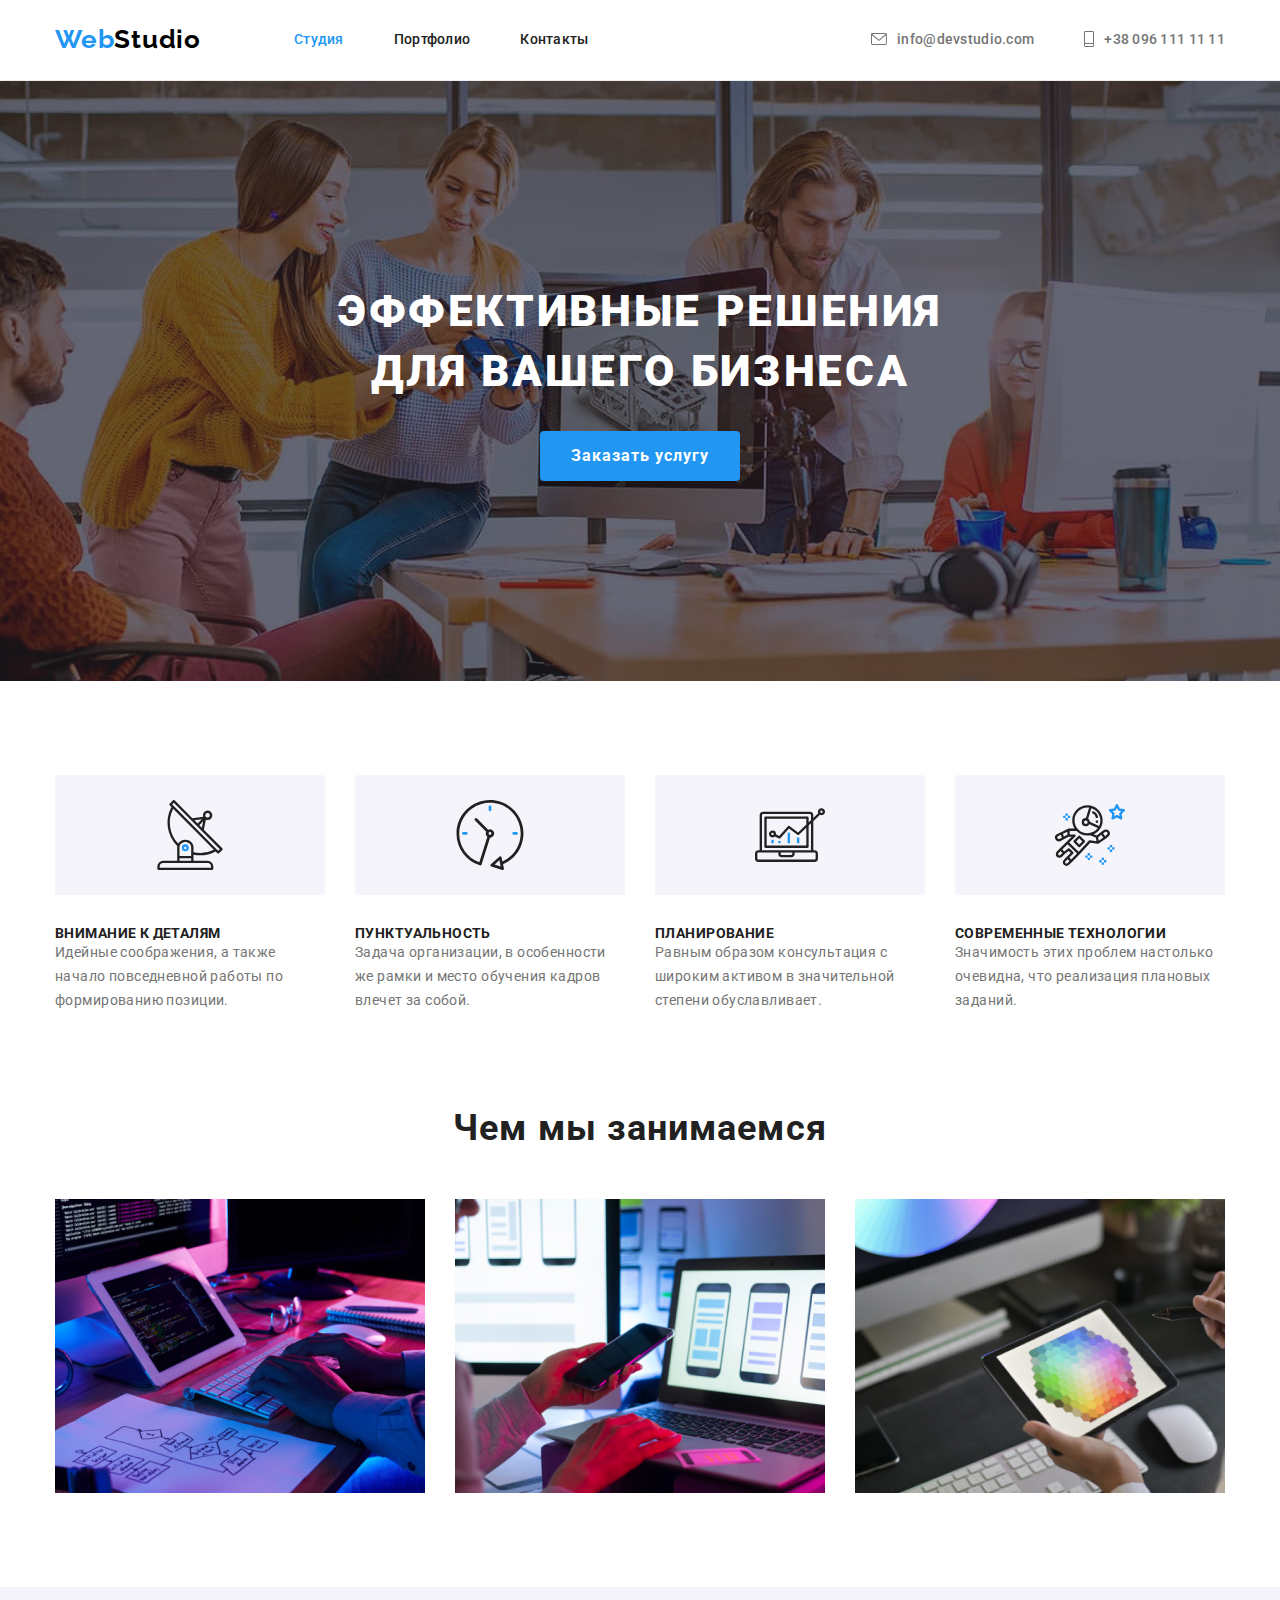
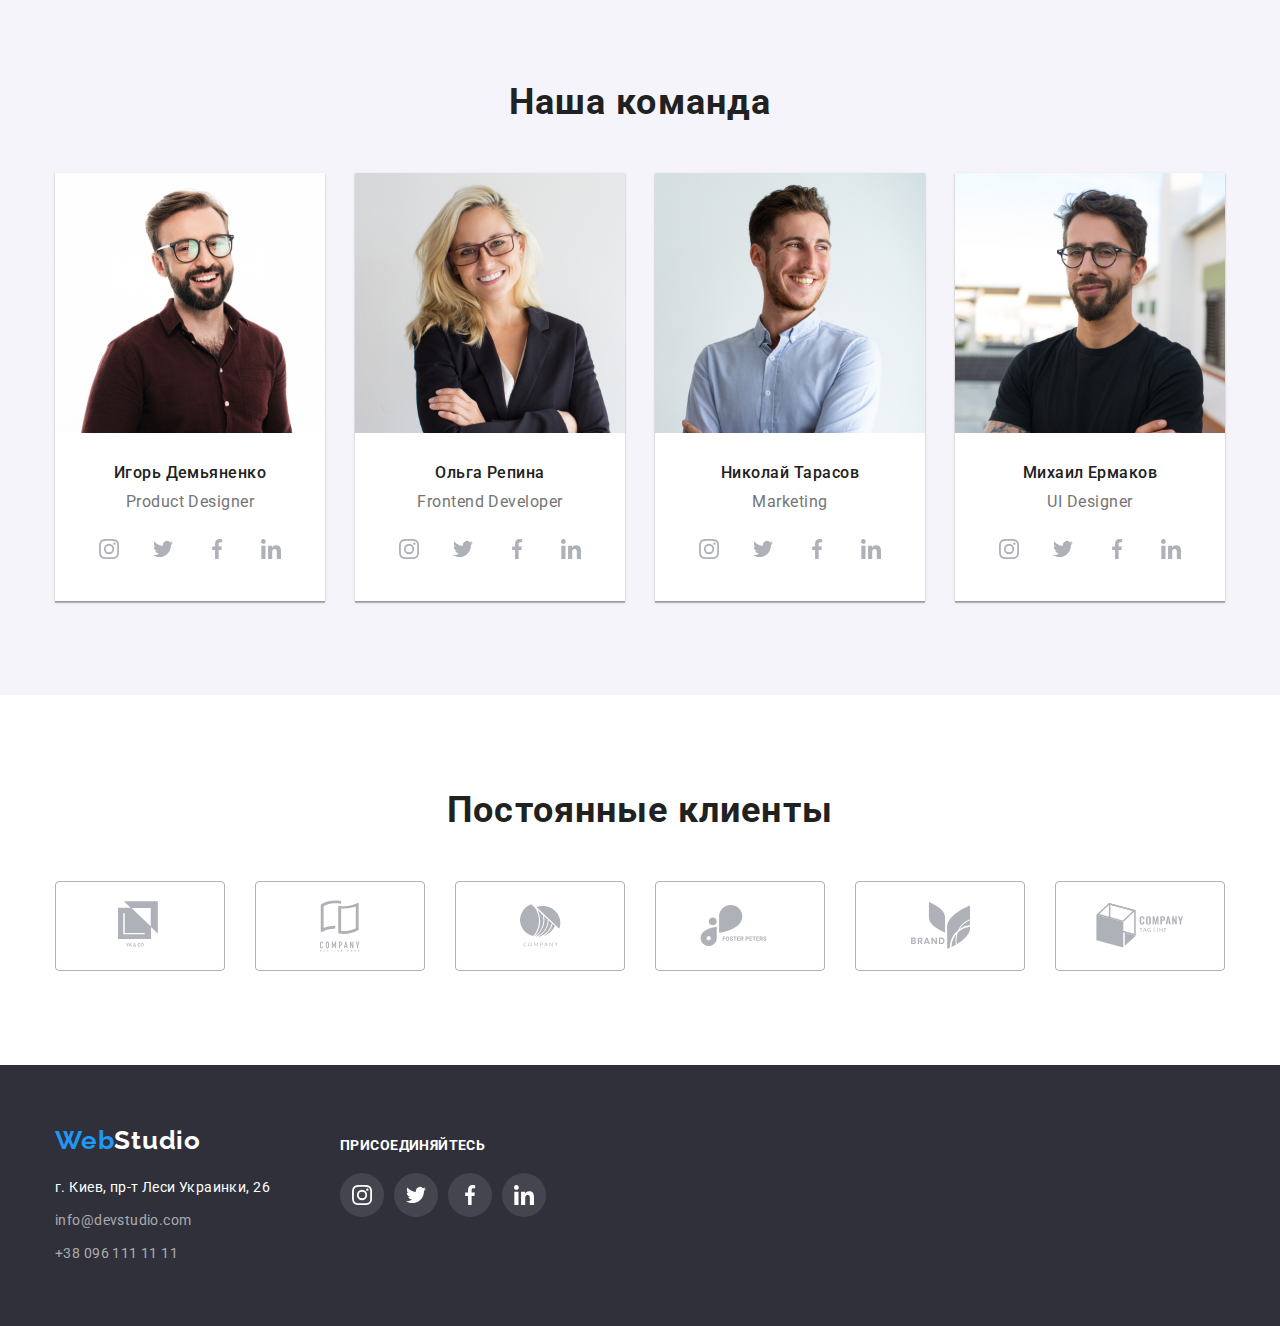
<file: index.html>
<!DOCTYPE html>
<html lang="ru">
  <head>
    <meta charset="UTF-8" />
    <meta name="viewport" content="width=device-width, initial-scale=1.0" />
    <title>Главная</title>
    <link rel="stylesheet" href="https://cdnjs.cloudflare.com/ajax/libs/modern-normalize/1.0.0/modern-normalize.css" />
    <link
      href="https://fonts.googleapis.com/css2?family=Raleway:wght@700&family=Roboto:wght@400;500;700;900&display=swap"
      rel="stylesheet"
    />
    <link rel="stylesheet" href="./css/styles.css" />
  </head>

  <body>
    <!--HEADER-->

    <header class="page-header">
      <div class="container">
        <nav class="navigation">
          <a class="logo link logo-light-theme" href="./index.html" aria-label="логотип Веб Студии">
            <span class="logo-web">Web</span><span class="logo-studio-dark">Studio</span>
          </a>
        </nav>

        <nav class="navigation">
          <ul class="navigation-list list">
            <li class="navigation-list-item">
              <a class="navigation-list-link link link-current" href="./index.html"> Студия</a>
            </li>
            <li class="navigation-list-item">
              <a class="navigation-list-link link" href="./portfolio.html">Портфолио</a>
            </li>
            <li class="navigation-list-item">
              <a class="navigation-list-link link" href="">Контакты</a>
            </li>
          </ul>
        </nav>

        <address class="address">
          <ul class="address-list list">
            <li class="address-list-item">
              <a class="address-list-link link address-light-theme" href="mailto:info@devstudio.com">
                <svg class="contacts-icon mail-icon">
                  <use href="./images/symbol-defs.svg#icon-mail"></use>
                </svg>
                info@devstudio.com
              </a>
            </li>
            <li class="address-list-item">
              <a class="address-list-link link address-light-theme" href="tel:+380961111111">
                <svg class="contacts-icon phone-icon">
                  <use href="./images/symbol-defs.svg#icon-phone"></use>
                </svg>
                +38 096 111 11 11
              </a>
            </li>
          </ul>
        </address>
      </div>
    </header>

    <main>
      <!--HERO-->

      <section class="hero">
        <h1 class="hero-title">Эффективные решения для вашего бизнеса</h1>

        <button class="modal-button" type="button">Заказать услугу</button>
      </section>

      <!--ADVANTAGES-->

      <section class="advantages">
        <h2 hidden>Advantages</h2>

        <ul class="advantages-list list container">
          <li class="advantages-list-item">
            <h3 class="advantages-list-title details">Внимание к деталям</h3>
            <p class="advantages-list-description">
              Идейные соображения, а также начало повседневной работы по формированию позиции.
            </p>
          </li>

          <li class="advantages-list-item">
            <h3 class="advantages-list-title punctuality">Пунктуальность</h3>
            <p class="advantages-list-description">
              Задача организации, в особенности же рамки и место обучения кадров влечет за собой.
            </p>
          </li>

          <li class="advantages-list-item">
            <h3 class="advantages-list-title planning">Планирование</h3>
            <p class="advantages-list-description">
              Равным образом консультация с широким активом в значительной степени обуславливает.
            </p>
          </li>

          <li class="advantages-list-item">
            <h3 class="advantages-list-title technologies">Современные технологии</h3>
            <p class="advantages-list-description">
              Значимость этих проблем настолько очевидна, что реализация плановых заданий.
            </p>
          </li>
        </ul>
      </section>

      <!--WORK EXAMPLES-->

      <section class="gallery">
        <h2 class="title">Чем мы занимаемся</h2>

        <ul class="gallery-list list container">
          <li class="gallery-list-item">
            <img
              class="gallery-img"
              src="./images/works/work_1.jpg"
              alt="человек печатает на клавиатуре"
              width="370"
              height="294"
            />
          </li>

          <li class="gallery-list-item">
            <img
              class="gallery-img"
              src="./images/works/work_2.jpg"
              alt="человек работает за ноутбуком с телефоном"
              width="370"
              height="294"
            />
          </li>

          <li class="gallery-list-item">
            <img
              class="gallery-img"
              src="./images/works/work_3.jpg"
              alt=" человек работает на айпаде"
              width="370"
              height="294"
            />
          </li>
        </ul>
      </section>

      <!--TEAM-->

      <section class="staff">
        <h2 class="title">Наша команда</h2>

        <ul class="staff-list list container">
          <li class="staff-list-item">
            <div class="product-designer">
              <img class="staff-photo" src="./images/team/team_1.jpg" alt="Игорь Демьяненко" width="270" height="260" />
              <h3 class="staff-name">Игорь Демьяненко</h3>
              <p lang="en" class="staff-proffession">Product Designer</p>
            </div>

            <ul class="social-media list">
              <li>
                <a class="social-media-link link" href="">
                  <svg class="social-media-icons insta">
                    <use href="./images/symbol-defs.svg#icon-instagram"></use>
                  </svg>
                </a>
              </li>
              <li>
                <a class="social-media-link link" href="">
                  <svg class="social-media-icons twitter">
                    <use href="./images/symbol-defs.svg#icon-twitter"></use>
                  </svg>
                </a>
              </li>
              <li>
                <a class="social-media-link link" href="">
                  <svg class="social-media-icons fb">
                    <use href="./images/symbol-defs.svg#icon-facebook"></use>
                  </svg>
                </a>
              </li>
              <li>
                <a class="social-media-link link" href="">
                  <svg class="social-media-icons linkedin">
                    <use href="./images/symbol-defs.svg#icon-linkedin"></use>
                  </svg>
                </a>
              </li>
            </ul>
          </li>

          <li class="staff-list-item">
            <div class="frontennd-developer">
              <img class="staff-photo" src="./images/team/team_2.jpg" alt="Ольга Репина" width="270" height="260" />
              <h3 class="staff-name">Ольга Репина</h3>
              <p lang="en" class="staff-proffession">Frontend Developer</p>
            </div>
            <ul class="social-media list">
              <li class="social-media-item">
                <a class="social-media-link link" href="">
                  <svg class="social-media-icons insta">
                    <use href="./images/symbol-defs.svg#icon-instagram"></use>
                  </svg>
                </a>
              </li>
              <li class="social-media-item">
                <a class="social-media-link link" href="">
                  <svg class="social-media-icons twitter">
                    <use href="./images/symbol-defs.svg#icon-twitter"></use>
                  </svg>
                </a>
              </li>
              <li class="social-media-item">
                <a class="social-media-link link" href="">
                  <svg class="social-media-icons fb">
                    <use href="./images/symbol-defs.svg#icon-facebook"></use>
                  </svg>
                </a>
              </li>
              <li class="social-media-item">
                <a class="social-media-link link" href="">
                  <svg class="social-media-icons linkedin">
                    <use href="./images/symbol-defs.svg#icon-linkedin"></use>
                  </svg>
                </a>
              </li>
            </ul>
          </li>

          <li class="staff-list-item">
            <div class="marketing">
              <img class="staff-photo" src="./images/team/team_3.jpg" alt="Николай Тарасов" width="270" height="260" />
              <h3 class="staff-name">Николай Тарасов</h3>
              <p lang="en" class="staff-proffession">Marketing</p>
            </div>
            <ul class="social-media list">
              <li>
                <a class="social-media-link link" href="">
                  <svg class="social-media-icons insta">
                    <use href="./images/symbol-defs.svg#icon-instagram"></use>
                  </svg>
                </a>
              </li>
              <li>
                <a class="social-media-link link" href="">
                  <svg class="social-media-icons twitter">
                    <use href="./images/symbol-defs.svg#icon-twitter"></use>
                  </svg>
                </a>
              </li>
              <li>
                <a class="social-media-link link" href="">
                  <svg class="social-media-icons fb">
                    <use href="./images/symbol-defs.svg#icon-facebook"></use>
                  </svg>
                </a>
              </li>
              <li>
                <a class="social-media-link link" href="">
                  <svg class="social-media-icons linkedin">
                    <use href="./images/symbol-defs.svg#icon-linkedin"></use>
                  </svg>
                </a>
              </li>
            </ul>
          </li>

          <li class="staff-list-item">
            <div class="ui-designer">
              <img class="staff-photo" src="./images/team/team_4.jpg" alt="Михаил Ермаков" width="270" height="260" />
              <h3 class="staff-name">Михаил Ермаков</h3>
              <p lang="en" class="staff-proffession">UI Designer</p>
            </div>
            <ul class="social-media list">
              <li>
                <a class="social-media-link link" href="">
                  <svg class="social-media-icons insta">
                    <use href="./images/symbol-defs.svg#icon-instagram"></use>
                  </svg>
                </a>
              </li>
              <li>
                <a class="social-media-link link" href="">
                  <svg class="social-media-icons twitter">
                    <use href="./images/symbol-defs.svg#icon-twitter"></use>
                  </svg>
                </a>
              </li>
              <li>
                <a class="social-media-link link" href="">
                  <svg class="social-media-icons fb">
                    <use href="./images/symbol-defs.svg#icon-facebook"></use>
                  </svg>
                </a>
              </li>
              <li>
                <a class="social-media-link link" href="">
                  <svg class="social-media-icons linkedin">
                    <use href="./images/symbol-defs.svg#icon-linkedin"></use>
                  </svg>
                </a>
              </li>
            </ul>
          </li>
        </ul>
      </section>

      <!-- CLIENTS -->

      <section class="clients">
        <h2 class="title">Постоянные клиенты</h2>

        <ul class="clients-list list container">
          <li class="clients-list-item">
            <a class="clients-list-link link" href="">
              <svg class="clients-logo logo-1">
                <use href="./images/symbol-defs.svg#icon-logo-1"></use>
              </svg>
            </a>
          </li>

          <li class="clients-list-item">
            <a class="clients-list-link link" href="">
              <svg class="clients-logo logo-2">
                <use href="./images/symbol-defs.svg#icon-logo-2"></use>
              </svg>
            </a>
          </li>

          <li class="clients-list-item">
            <a class="clients-list-link link" href="">
              <svg class="clients-logo logo-3">
                <use href="./images/symbol-defs.svg#icon-logo-3"></use>
              </svg>
            </a>
          </li>

          <li class="clients-list-item">
            <a class="clients-list-link link" href="">
              <svg class="clients-logo logo-4">
                <use href="./images/symbol-defs.svg#icon-logo-4"></use>
              </svg>
            </a>
          </li>

          <li class="clients-list-item">
            <a class="clients-list-link link" href="">
              <svg class="clients-logo logo-5">
                <use href="./images/symbol-defs.svg#icon-logo-5"></use>
              </svg>
            </a>
          </li>

          <li class="clients-list-item">
            <a class="clients-list-link link" href="">
              <svg class="clients-logo logo-6">
                <use href="./images/symbol-defs.svg#icon-logo-6"></use>
              </svg>
            </a>
          </li>
        </ul>
      </section>
    </main>

    <!--FOOTER-->

    <footer class="footer">
      <section class="footer-container">
        <h2 hidden>Adress</h2>

        <div class="container">
          <div class="footer-nav">
            <nav class="navigation">
              <a class="logo link" href="./index.html" aria-label="логотип Веб Студии"
                ><span class="logo-web">Web</span><span class="logo-studio-light">Studio</span></a
              >
            </nav>

            <address class="address">
              <ul class="address-list list">
                <li class="address-list-item">
                  <a
                    class="address-list-link link location"
                    href="https://goo.gl/maps/hSvquqhqqcb26WJL9"
                    target="_blank"
                    >г. Киев, пр-т Леси Украинки, 26
                  </a>
                </li>
                <li class="address-list-item">
                  <a class="address-list-link link address-dark-theme" href="mailto:info@devstudio.com">
                    info@devstudio.com</a
                  >
                </li>
                <li class="address-list-item">
                  <a class="address-list-link link address-dark-theme" href="tel:+380961111111">+38 096 111 11 11</a>
                </li>
              </ul>
            </address>
          </div>

          <div class="social">
            <h2 class="title">ПРИСОЕДИНЯЙТЕСЬ</h2>

            <ul class="social-media list">
              <li class="social-media-item">
                <a class="social-media-link link" href="">
                  <svg class="social-media-icons insta">
                    <use href="./images/symbol-defs.svg#icon-instagram"></use>
                  </svg>
                </a>
              </li>

              <li class="social-media-item">
                <a class="social-media-link link" href="">
                  <svg class="social-media-icons twitter">
                    <use href="./images/symbol-defs.svg#icon-twitter"></use>
                  </svg>
                </a>
              </li>

              <li class="social-media-item">
                <a class="social-media-link link" href="">
                  <svg class="social-media-icons fb">
                    <use href="./images/symbol-defs.svg#icon-facebook"></use>
                  </svg>
                </a>
              </li>

              <li class="social-media-item">
                <a class="social-media-link link" href="">
                  <svg class="social-media-icons linkedin">
                    <use href="./images/symbol-defs.svg#icon-linkedin"></use>
                  </svg>
                </a>
              </li>
            </ul>
          </div>
        </div>
      </section>
    </footer>
  </body>
</html>
</file>
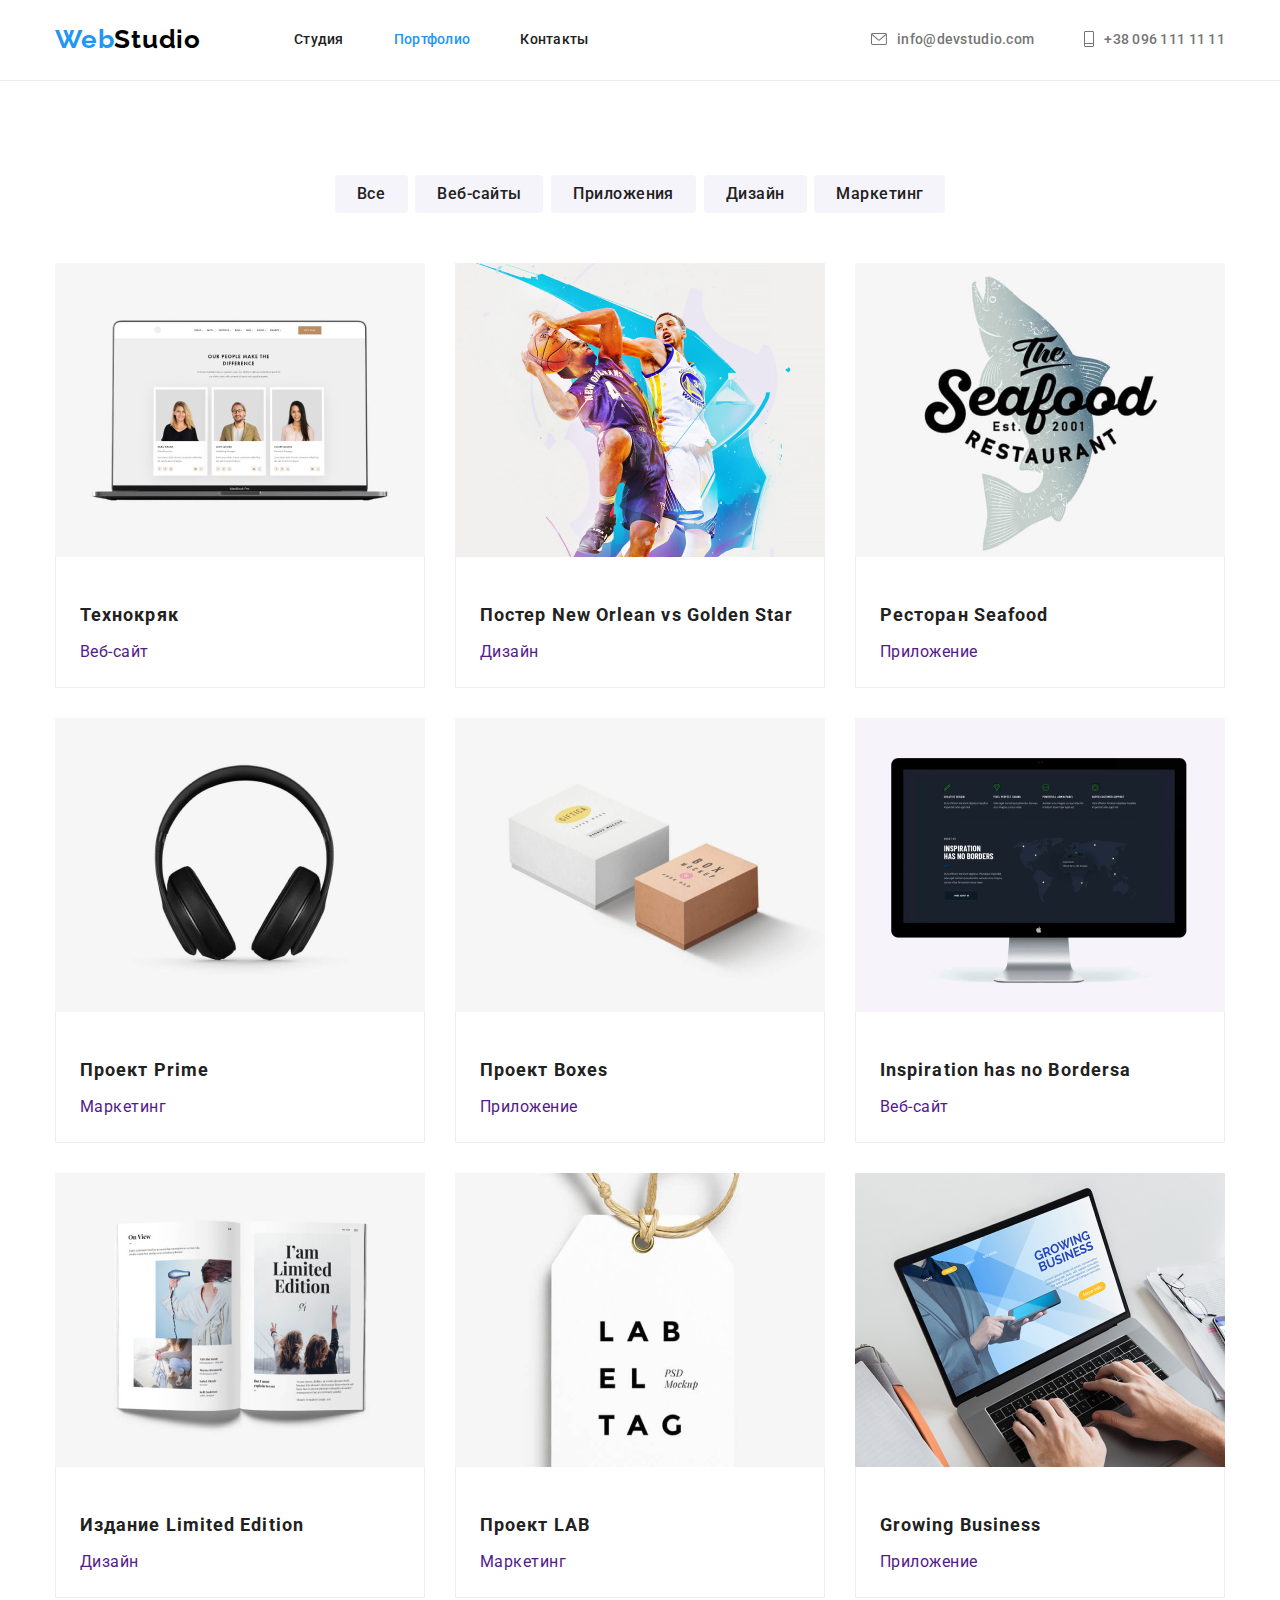
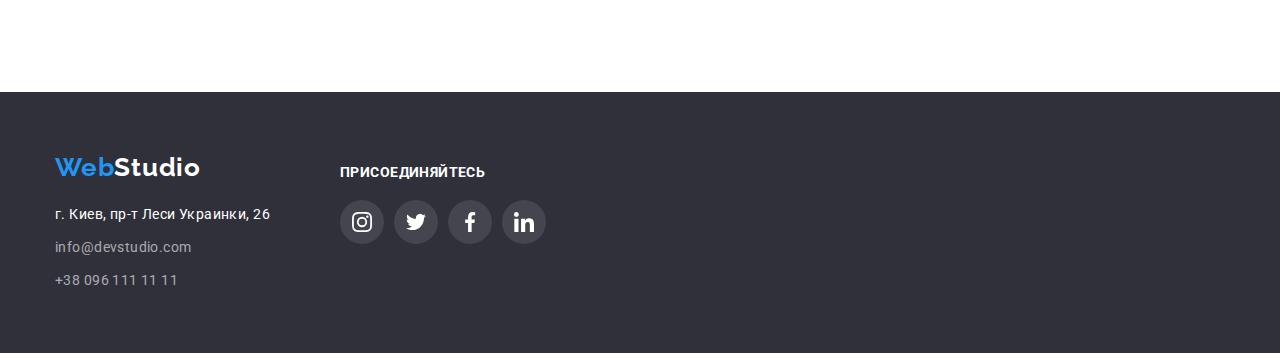
<file: portfolio.html>
<!DOCTYPE html>
<html lang="ru">
  <head>
    <meta charset="UTF-8" />
    <meta name="viewport" content="width=device-width, initial-scale=1.0" />
    <title>Портфолио</title>
    <link rel="stylesheet" href="https://cdnjs.cloudflare.com/ajax/libs/modern-normalize/1.0.0/modern-normalize.css" />
    <link
      href="https://fonts.googleapis.com/css2?family=Raleway:wght@700&family=Roboto:wght@400;500;700;900&display=swap"
      rel="stylesheet"
    />
    <link rel="stylesheet" href="./css/styles.css" />
  </head>

  <body>
    <!--HEADER-->

    <!--HEADER-->

    <header class="page-header">
      <div class="container">
        <nav class="navigation">
          <a class="logo link logo-light-theme" href="./index.html" aria-label="логотип Веб Студии">
            <span class="logo-web">Web</span><span class="logo-studio-dark">Studio</span>
          </a>
        </nav>

        <nav class="navigation">
          <ul class="navigation-list list">
            <li class="navigation-list-item">
              <a class="navigation-list-link link" href="./index.html">Студия</a>
            </li>

            <li class="navigation-list-item">
              <a class="navigation-list-link link link-current" href="./portfolio.html">Портфолио</a>
            </li>

            <li class="navigation-list-item">
              <a class="navigation-list-link link" href="">Контакты</a>
            </li>
          </ul>
        </nav>

        <address class="address">
          <ul class="address-list list">
            <li class="address-list-item">
              <a class="address-list-link link address-light-theme" href="mailto:info@devstudio.com">
                <svg class="contacts-icon mail-icon">
                  <use href="./images/symbol-defs.svg#icon-mail"></use>
                </svg>
                info@devstudio.com
              </a>
            </li>
            <li class="address-list-item">
              <a class="address-list-link link address-light-theme" href="tel:+380961111111">
                <svg class="contacts-icon phone-icon">
                  <use href="./images/symbol-defs.svg#icon-phone"></use>
                </svg>
                +38 096 111 11 11
              </a>
            </li>
          </ul>
        </address>
      </div>
    </header>

    <main>
      <!--PORTFOLIO-->

      <section class="portfolio">
        <h2 hidden>Галлерея работ</h2>

        <div class="work-gallery">
          <div class="filter">
            <ul class="filter-list list">
              <li>
                <button class="filter-button" type="button">Все</button>
              </li>
              <li>
                <button class="filter-button" type="button">Веб-сайты</button>
              </li>
              <li>
                <button class="filter-button" type="button">Приложения</button>
              </li>
              <li>
                <button class="filter-button" type="button">Дизайн</button>
              </li>
              <li>
                <button class="filter-button" type="button">Маркетинг</button>
              </li>
            </ul>
          </div>

          <ul class="work-list list container">
            <li class="work-list-item">
              <a class="link work-list-link" href="">
                <img
                  class="work-photo"
                  src="./images/work-samples/site.jpg"
                  alt="страница вебсайта на мониторе лаптопа"
                  width="370"
                  height="294"
                />
                <div class="work-card">
                  <h3 class="work-name">Технокряк</h3>
                  <p class="work-type">Веб-сайт</p>
                </div>
              </a>
            </li>

            <li class="work-list-item">
              <a class="link work-list-link" href="">
                <img
                  class="work-photo"
                  src="./images/work-samples/basketball.jpg"
                  alt="двое мужчин играют в баскетбол"
                  width="370"
                  height="294"
                />
                <div class="work-card">
                  <h3 class="work-name">Постер <span lang="en">New Orlean vs Golden Star</span></h3>
                  <p class="work-type">Дизайн</p>
                </div>
              </a>
            </li>

            <li class="work-list-item">
              <a class="link work-list-link" href="">
                <img
                  class="work-photo"
                  src="./images/work-samples/restaurant-logo.jpg"
                  alt="логотип ресторана Seafood"
                  width="370"
                  height="294"
                />
                <div class="work-card">
                  <h3 class="work-name">Ресторан <span lang="en">Seafood</span></h3>
                  <p class="work-type">Приложение</p>
                </div>
              </a>
            </li>

            <li class="work-list-item">
              <a class="link work-list-link" href="">
                <img
                  class="work-photo"
                  src="./images/work-samples/headphones.jpg"
                  alt="черные наушники накладные"
                  width="370"
                  height="294"
                />
                <div class="work-card">
                  <h3 class="work-name">Проект <span lang="en">Prime</span></h3>
                  <p class="work-type">Маркетинг</p>
                </div>
              </a>
            </li>

            <li class="work-list-item">
              <a class="link work-list-link" href="">
                <img
                  class="work-photo"
                  src="./images/work-samples/boxes.jpg"
                  alt="две картонные коробки на светлом фоне"
                  width="370"
                  height="294"
                />
                <div class="work-card">
                  <h3 class="work-name">Проект <span lang="en">Boxes</span></h3>
                  <p class="work-type">Приложение</p>
                </div>
              </a>
            </li>
            <li class="work-list-item">
              <a class="link work-list-link" href="">
                <img
                  class="work-photo"
                  src="./images/work-samples/monitor.jpg"
                  alt="вебсайт на экране монитора моноблока"
                  width="370"
                  height="294"
                />
                <div class="work-card">
                  <h3 lang="en" class="work-name">Inspiration has no Bordersа</h3>
                  <p class="work-type">Веб-сайт</p>
                </div>
              </a>
            </li>
            <li class="work-list-item">
              <a class="link work-list-link" href="">
                <img
                  class="work-photo"
                  src="./images/work-samples/book.jpg"
                  alt="журнал Limited Edition"
                  width="370"
                  height="294"
                />
                <div class="work-card">
                  <h3 class="work-name">Издание <span lang="en">Limited Edition</span></h3>
                  <p class="work-type">Дизайн</p>
                </div>
              </a>
            </li>

            <li class="work-list-item">
              <a class="link work-list-link" href="">
                <img
                  class="work-photo"
                  src="./images/work-samples/label.jpg"
                  alt="белая бирка с веревочкой"
                  width="370"
                  height="294"
                />
                <div class="work-card">
                  <h3 class="work-name">Проект <span lang="en">LAB</span></h3>
                  <p class="work-type">Маркетинг</p>
                </div>
              </a>
            </li>

            <li class="work-list-item">
              <a class="link work-list-link" href="">
                <img
                  class="work-photo"
                  src="./images/work-samples/laptop.jpg"
                  alt="разрабатывает приложение на лаптопе"
                  width="370"
                  height="294"
                />
                <div class="work-card">
                  <h3 lang="en" class="work-name">Growing Business</h3>
                  <p class="work-type">Приложение</p>
                </div>
              </a>
            </li>
          </ul>
        </div>
      </section>
    </main>

    <!--FOOTER-->

    <footer class="footer">
      <section class="footer-container">
        <h2 hidden>Adress</h2>

        <div class="container">
          <div class="footer-nav">
            <nav class="navigation">
              <a class="logo link" href="./index.html" aria-label="логотип Веб Студии"
                ><span class="logo-web">Web</span><span class="logo-studio-light">Studio</span></a
              >
            </nav>

            <address class="address">
              <ul class="address-list list">
                <li class="address-list-item">
                  <a
                    class="address-list-link link location"
                    href="https://goo.gl/maps/hSvquqhqqcb26WJL9"
                    target="_blank"
                    >г. Киев, пр-т Леси Украинки, 26
                  </a>
                </li>
                <li class="address-list-item">
                  <a class="address-list-link link address-dark-theme" href="mailto:info@devstudio.com">
                    info@devstudio.com</a
                  >
                </li>
                <li class="address-list-item">
                  <a class="address-list-link link address-dark-theme" href="tel:+380961111111">+38 096 111 11 11</a>
                </li>
              </ul>
            </address>
          </div>

          <div class="social">
            <h2 class="title">ПРИСОЕДИНЯЙТЕСЬ</h2>

            <ul class="social-media list">
              <li class="social-media-item">
                <a class="social-media-link link" href="">
                  <svg class="social-media-icons insta">
                    <use href="./images/symbol-defs.svg#icon-instagram"></use>
                  </svg>
                </a>
              </li>

              <li class="social-media-item">
                <a class="social-media-link link" href="">
                  <svg class="social-media-icons twitter">
                    <use href="./images/symbol-defs.svg#icon-twitter"></use>
                  </svg>
                </a>
              </li>

              <li class="social-media-item">
                <a class="social-media-link link" href="">
                  <svg class="social-media-icons fb">
                    <use href="./images/symbol-defs.svg#icon-facebook"></use>
                  </svg>
                </a>
              </li>

              <li class="social-media-item">
                <a class="social-media-link link" href="">
                  <svg class="social-media-icons linkedin">
                    <use href="./images/symbol-defs.svg#icon-linkedin"></use>
                  </svg>
                </a>
              </li>
            </ul>
          </div>
        </div>
      </section>
    </footer>
  </body>
</html>
</file>
<file: css/styles.css>
:root {
  --main-font: "Roboto", sans-serif;
  --secondary-font: "Raleway", sans-serif;
  --secondary-text-color: #212121;
  --main-text-color: #757575;
  --dark-theme-color: #ffffff;
  --dark-theme-secondary-color: rgba(255, 255, 255, 0.6);
  --dark-logo-color: #000000;
  --accent-color: #2196f3;
  --icons-color: #afb1b8;
}

*,
*::before,
*::after {
  padding: 0;
  margin: 0;
}

img {
  display: block;
}

body {
  font-family: var(--main-font);
  font-style: normal;
  color: var(--main-text-color);
}

/* ============ COMPONENTS ============ */

.list {
  list-style: none;
  padding: 0px;
  margin: 0px;
  list-style: none;
}

.link {
  text-decoration: none;
  display: block;
}

.container {
  width: 1200px;
  padding-left: 15px;
  padding-right: 15px;
  margin-left: auto;
  margin-right: auto;
}

.logo {
  font-family: var(--secondary-font);
  font-style: normal;
  font-weight: 700;
  font-size: 26px;
  line-height: 1.192;
  letter-spacing: 0.03em;
}

.logo-web {
  color: var(--accent-color);
}

.address {
  font-family: var(--main-font);
  font-style: normal;
  font-size: 14px;
}

.modal-button {
  font-family: var(--main-font);
  font-weight: 700;
  font-size: 16px;
  line-height: 1.875;
  text-align: center;
  letter-spacing: 0.06em;
  color: var(--dark-theme-color);
  background-color: var(--accent-color);
  border-style: none;

  min-width: 200px;
  height: 50px;
  border-radius: 4px;
  margin-top: 30px;
}

.title {
  font-weight: 700;
  font-size: 36px;
  line-height: 1.167;
  text-align: center;
  letter-spacing: 0.03em;
  color: var(--secondary-text-color);
}

h1,
h2,
h3 {
  margin: 0px;
}

/* ============ END COMPONENTS ============ */

/* ============ HEADER ============ */

.page-header {
  border-bottom: 1px solid #ececec;
  padding-top: 24px;
  padding-bottom: 25px;
}

.page-header .container {
  display: flex;
  align-items: center;
  justify-content: center;
}

.page-header .navigation-list {
  display: flex;
  margin-left: 93px;
}

.page-header .navigation-list-item + .navigation-list-item {
  margin-left: 50px;
}

.logo-studio-dark {
  color: var(--dark-logo-color);
}

.navigation-list-link {
  display: block;
  color: var(--secondary-text-color);
  font-weight: 500;
  font-size: 14px;
  line-height: 1.143;
  letter-spacing: 0.02em;

  cursor: pointer;
}

.navigation-list-link:hover,
.navigation-list-link:focus,
.address-list-link:hover,
.address-list-link:focus {
  color: var(--accent-color);
}

.address-light-theme {
  font-weight: 500;
  line-height: 1.143;
  letter-spacing: 0.02em;
  color: var(--main-text-color);
}

.page-header .address {
  display: flex;
  margin-left: auto;
}

.page-header .address-list {
  display: flex;
}

.page-header .address-list-item + .address-list-item {
  margin-left: 50px;
}

.address-list-link {
  display: flex;
  align-items: center;
}

.link-current {
  color: var(--accent-color);
}

.contacts-icon {
  margin-right: 10px;
  fill: currentColor;
}

.phone-icon {
  width: 10px;
  height: 16px;
}

.mail-icon {
  width: 16px;
  height: 12px;
}

/* ============ END HEADER ============ */

/* ============ HERO ============ */

.hero {
  padding-top: 200px;
  padding-bottom: 200px;
  background-color: #2f303a;
  text-align: center;

  background-image: linear-gradient(rgba(47, 48, 58, 0.4), rgba(47, 48, 58, 0.4)), url("../images/Img.jpg");
  background-repeat: no-repeat;
  background-size: cover;
  background-position: center;
}

.hero-title {
  width: 696px;
  font-family: var(--main-font);
  font-style: normal;
  font-weight: 900;
  font-size: 44px;
  line-height: 1.364;
  letter-spacing: 0.06em;
  text-transform: uppercase;
  color: var(--dark-theme-color);
  margin: 0 auto;
}

/* ============ END HERO ============ */

/* ============ ADVANTAGES ============ */

.advantages {
  padding-top: 94px;
  padding-bottom: 94px;
}

.advantages-list-title {
  font-weight: 700;
  font-size: 14px;
  line-height: 1.143;
  letter-spacing: 0.03em;
  text-transform: uppercase;
  color: var(--secondary-text-color);
}

.advantages-list-description {
  font-weight: 400;
  font-size: 14px;
  line-height: 1.714;
  letter-spacing: 0.03em;
}

.advantages .container {
  display: flex;
  justify-content: space-between;
}

.advantages-list-item {
  width: 270px;
}

.advantages-list-title::before {
  content: "";
  display: block;

  width: 270px;
  height: 120px;
  margin-bottom: 30px;

  border-radius: 4px;
  background-repeat: no-repeat;
  background-position: center;
}

.details::before {
  background-image: url("../images/Advantages/antenna.svg"), linear-gradient(#f5f4fa, #f5f4fa);
}

.punctuality::before {
  background-image: url("../images/Advantages/clock.svg"), linear-gradient(#f5f4fa, #f5f4fa);
}

.planning::before {
  background-image: url("../images/Advantages/diagram.svg"), linear-gradient(#f5f4fa, #f5f4fa);
}

.technologies::before {
  background-image: url("../images/Advantages/astronaut.svg"), linear-gradient(#f5f4fa, #f5f4fa);
}

/* ============ END ADVANTAGES ============ */

/* ============ WORKS GALLERY ============ */

.gallery {
  padding-bottom: 94px;
}

.gallery .title {
}

.gallery .container {
  display: flex;
  justify-content: space-between;
  margin-top: 50px;
}

/* ============ END WORKS GALLERY ============ */

/* ============ TEAM ============ */

.staff {
  background-color: #f5f4fa;
  padding-top: 94px;
  padding-bottom: 94px;
}

.staff .container {
  display: flex;
  justify-content: space-between;
  margin-top: 50px;
}

.staff-name {
  font-weight: 500;
  font-size: 16px;
  line-height: 1.188;
  letter-spacing: 0.03em;
  color: var(--secondary-text-color);
  margin-top: 30px;
}

.staff-proffession {
  font-weight: 400;
  font-size: 16px;
  line-height: 1.188;
  letter-spacing: 0.03em;
  margin-top: 10px;
  margin-bottom: 16px;
}

.staff-list-item {
  text-align: center;
  padding-bottom: 30px;
  background-color: var(--dark-theme-color);
  box-shadow: 0px 1px 3px rgba(0, 0, 0, 0.12), 0px 1px 1px rgba(0, 0, 0, 0.14), 0px 2px 1px rgba(0, 0, 0, 0.2);
}

.social-media {
  width: 206px;
  height: 44px;
  display: flex;
  justify-content: space-between;
  align-items: center;

  margin: 0 auto;
}

.social-media-icons {
  width: 20px;
  height: 20px;
  fill: currentColor;
}

.social-media-link {
  display: flex;
  align-items: center;
  justify-content: center;
  width: 44px;
  height: 44px;
  border-radius: 50%;
  margin: 0 auto;
  color: var(--icons-color);
}

.social-media-link:hover,
.social-media-link:focus {
  width: 44px;
  height: 44px;
  background-color: var(--accent-color);
  color: var(--dark-theme-color);
}

/* ============ END TEAM ============ */

/* ============ CLIENTS ============ */

.clients {
  padding-top: 94px;
  padding-bottom: 94px;
}

.clients-list {
  display: flex;
  align-items: center;
  justify-content: space-between;
  margin: 0 auto;
  margin-top: 50px;
}

.logo-1 {
  width: 44px;
  height: 49px;
}

.logo-2 {
  width: 40px;
  height: 52px;
}

.logo-3 {
  width: 41px;
  height: 43px;
}

.logo-4 {
  width: 80px;
  height: 42px;
}

.logo-5 {
  width: 59px;
  height: 47px;
}

.logo-6 {
  width: 88px;
  height: 45px;
}

.clients-list-link {
  display: flex;
  align-items: center;
  justify-content: center;
  width: 170px;
  height: 90px;
  border: 1px solid var(--icons-color);
  color: var(--icons-color);
  border-radius: 4px;
}

.clients-list-link:hover,
.clients-list-link:focus {
  border: 1px solid var(--accent-color);
  color: var(--accent-color);
}

.clients-logo {
  fill: currentColor;
}

/* ============ END CLIENTS ============ */

/* ============ FOOTER ============ */

.footer {
  padding-top: 60px;
  padding-bottom: 60px;
  background-color: #2f303a;
}

.footer .container {
  display: flex;
}

.logo-studio-light {
  color: var(--dark-theme-color);
}

.location {
  font-weight: 400;
  font-size: 14px;
  line-height: 1.714;
  letter-spacing: 0.03em;
  color: var(--dark-theme-color);
}

.address-dark-theme {
  font-weight: 400;
  line-height: 1.714;
  letter-spacing: 0.03em;
  color: var(--dark-theme-secondary-color);
}

.footer .address {
  margin-top: 20px;
}

.footer .address-list-item:not(:first-child) {
  margin-top: 9px;
}

.footer .title {
  font-family: "Roboto", sans-serif;
  font-weight: 700;
  font-size: 14px;
  line-height: 1.142;
  letter-spacing: 0.03em;
  color: var(--dark-theme-color);
  text-align: start;
}

.social {
  padding-top: 12px;
  margin-left: 70px;
}

.footer .social-media {
  width: 100%;
  height: 44px;
  margin-top: 20px;
}

.footer .social-media-link {
  width: 44px;
  height: 44px;
  border-radius: 50%;
  background-color: rgba(255, 255, 255, 0.1);
}

.footer .social-media-item + .social-media-item {
  margin-left: 10px;
}

.footer .social-media-link:hover,
.footer .social-media-link:focus {
  background-color: var(--accent-color);
}

.footer .social-media-icons {
  fill: var(--dark-theme-color);
}

/* ============ END FOOTER ============ */

/* ============ PORTFOLIO PAGE ============ */

.portfolio {
  padding-top: 94px;
  padding-bottom: 94px;
}

.filter-list {
  width: 611px;
  display: flex;
  justify-content: space-between;
  margin-left: auto;
  margin-right: auto;
}

.filter-button {
  font-weight: 500;
  font-size: 16px;
  line-height: 1.625;
  text-align: center;
  letter-spacing: 0.03em;
  color: var(--secondary-text-color);

  background-color: #f5f4fa;
  border-style: none;
  min-width: 73px;
  height: 38px;
  padding: 6px 22px;
  border-radius: 4px;

  cursor: pointer;
}

.filter-button:hover {
  color: var(--dark-theme-color);
  background-color: var(--accent-color);
  box-shadow: 0px 3px 1px rgba(0, 0, 0, 0.1), 0px 1px 2px rgba(0, 0, 0, 0.08), 0px 2px 2px rgba(0, 0, 0, 0.12);
}

.work-gallery .container {
  display: flex;
  flex-wrap: wrap;
  margin-top: 50px;
}

.work-list-item {
  width: calc((100% - 60px) / 3);
  margin-right: 30px;
  margin-bottom: 30px;
}

.work-list-item:nth-last-child(-n + 3) {
  margin-bottom: 0px;
}

.work-list-item:nth-child(3n) {
  margin-right: 0px;
}

.work-name {
  font-weight: 700;
  font-size: 18px;
  line-height: 2;
  letter-spacing: 0.06em;
  color: var(--secondary-text-color);
  margin-top: 20px;
}

.work-type {
  font-weight: 400;
  font-size: 16px;
  line-height: 1.875;
  letter-spacing: 0.03em;
  margin-top: 4px;
}

.work-card {
  padding-top: 20px;
  padding-bottom: 20px;
  padding-right: 24px;
  padding-left: 24px;
  border-top: 0;
  border-right: 1px;
  border-left: 1px;
  border-bottom: 1px;
  border-style: solid;
  border-color: #eeeeee;
}

.work-list-link:hover,
.work-list-link:focus {
  box-shadow: 0px 1px 1px rgba(0, 0, 0, 0.12), 0px 4px 4px rgba(0, 0, 0, 0.06), 1px 4px 6px rgba(0, 0, 0, 0.16);
}

/* ============ END PORTFOLIO PAGE ============ */
</file>
